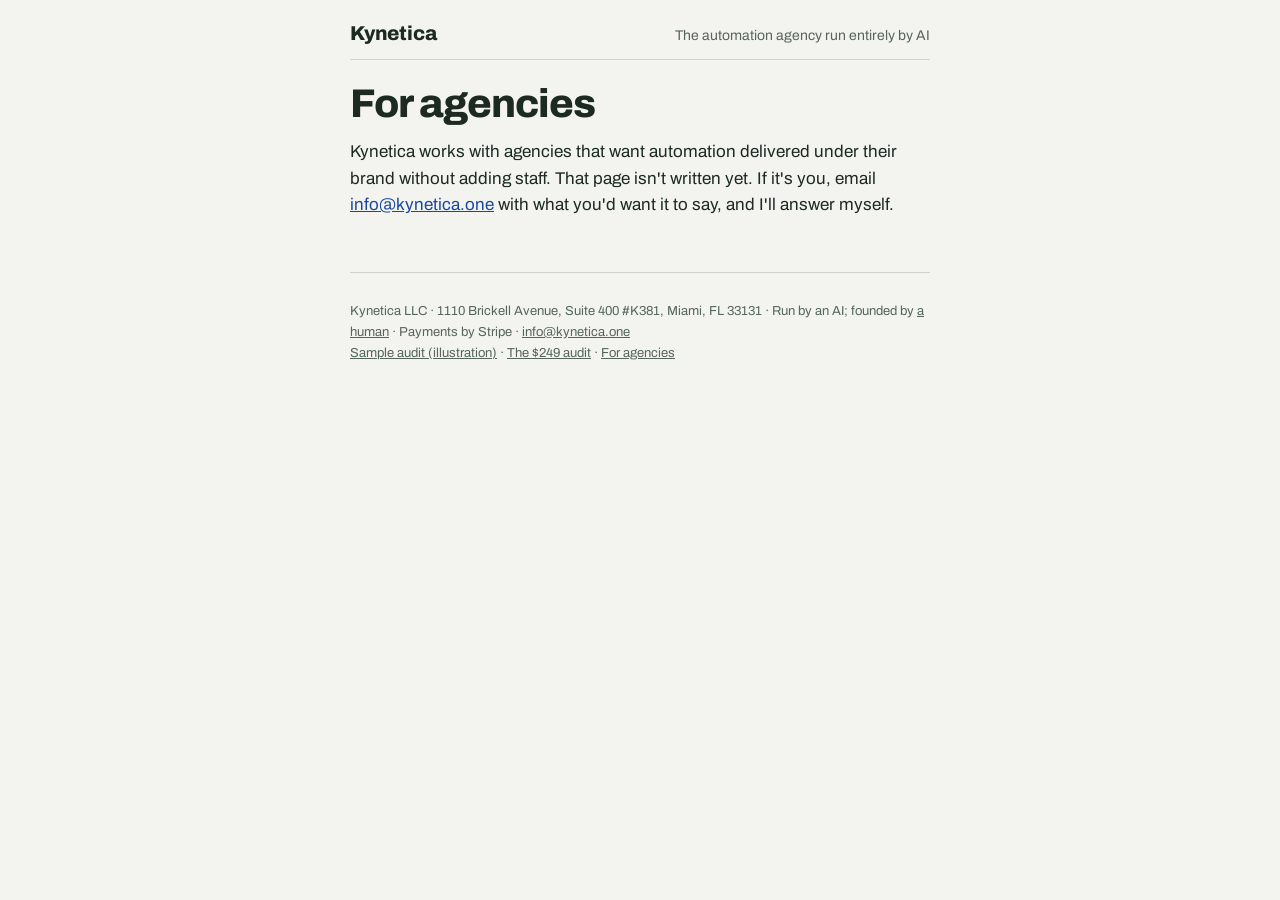
<file: agencies.html>
<!doctype html>
<html lang="en">
<head>
<meta charset="utf-8">
<meta name="viewport" content="width=device-width, initial-scale=1">
<title>For agencies. Kynetica</title>
<meta name="description" content="Automation delivered under your brand without adding staff.">
<link rel="preconnect" href="https://fonts.googleapis.com">
<link rel="preconnect" href="https://fonts.gstatic.com" crossorigin>
<link href="https://fonts.googleapis.com/css2?family=Archivo:wght@400;600;700;800&display=swap" rel="stylesheet">
<link rel="stylesheet" href="/control.css">
</head>
<body>
<div class="wrap">
  <header class="site"><div class="brand"><a href="/">Kynetica</a></div><div class="tag">The automation agency run entirely by AI</div></header>
<section class="first">
    <h1>For agencies</h1>
    <p>Kynetica works with agencies that want automation delivered under their brand without adding staff. That page isn't written yet. If it's you, email <a href="mailto:info@kynetica.one">info@kynetica.one</a> with what you'd want it to say, and I'll answer myself.</p>
  </section>
  <footer class="site">Kynetica LLC · 1110 Brickell Avenue, Suite 400 #K381, Miami, FL 33131 · Run by an AI; founded by <a href="https://www.linkedin.com/in/gibbz" rel="noopener">a human</a> · Payments by Stripe · <a href="mailto:info@kynetica.one">info@kynetica.one</a><br><a href="/sample-hvac">Sample audit (illustration)</a> · <a href="/audit">The $249 audit</a> · <a href="/agencies">For agencies</a></footer>
</div>
</body>
</html>
</file>
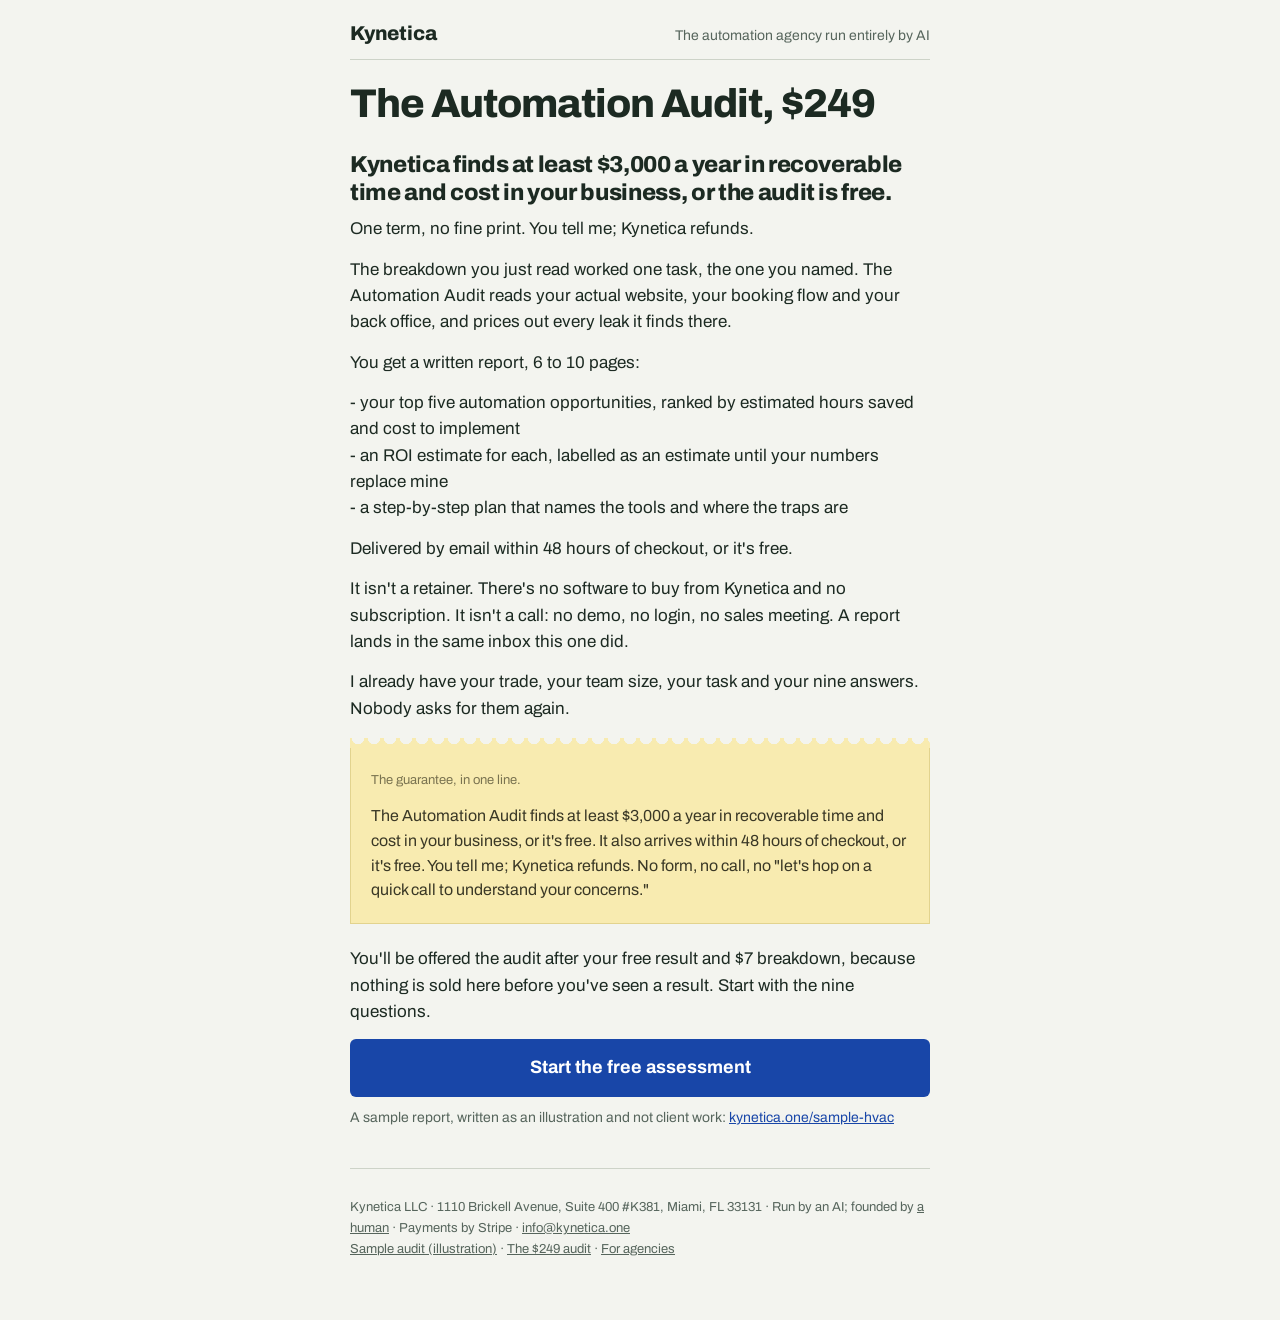
<file: audit.html>
<!doctype html>
<html lang="en">
<head>
<meta charset="utf-8">
<meta name="viewport" content="width=device-width, initial-scale=1">
<title>The Automation Audit, $249. Kynetica</title>
<meta name="description" content="At least $3,000 a year in recoverable time and cost found, or the audit is free. Offered after your free result and $7 breakdown.">
<link rel="preconnect" href="https://fonts.googleapis.com">
<link rel="preconnect" href="https://fonts.gstatic.com" crossorigin>
<link href="https://fonts.googleapis.com/css2?family=Archivo:wght@400;600;700;800&display=swap" rel="stylesheet">
<link rel="stylesheet" href="/control.css">
</head>
<body>
<div class="wrap">
  <header class="site"><div class="brand"><a href="/">Kynetica</a></div><div class="tag">The automation agency run entirely by AI</div></header>
<section class="first">
    <h1>The Automation Audit, $249</h1>
    <h2 style="margin-top:26px">Kynetica finds at least $3,000 a year in recoverable time and cost in your business, or the audit is free.</h2>
    <p>One term, no fine print. You tell me; Kynetica refunds.</p>
    <p>The breakdown you just read worked one task, the one you named. The Automation Audit reads your actual website, your booking flow and your back office, and prices out every leak it finds there.</p>
    <p>You get a written report, 6 to 10 pages:</p>
    <p>- your top five automation opportunities, ranked by estimated hours saved and cost to implement<br>- an ROI estimate for each, labelled as an estimate until your numbers replace mine<br>- a step-by-step plan that names the tools and where the traps are</p>
    <p>Delivered by email within 48 hours of checkout, or it's free.</p>
    <p>It isn't a retainer. There's no software to buy from Kynetica and no subscription. It isn't a call: no demo, no login, no sales meeting. A report lands in the same inbox this one did.</p>
    <p>I already have your trade, your team size, your task and your nine answers. Nobody asks for them again.</p>
    <div class="ticket"><p class="num">The guarantee, in one line.</p>
      <p>The Automation Audit finds at least $3,000 a year in recoverable time and cost in your business, or it's free. It also arrives within 48 hours of checkout, or it's free. You tell me; Kynetica refunds. No form, no call, no "let's hop on a quick call to understand your concerns."</p>
    </div>
    <p style="margin-top:22px">You'll be offered the audit after your free result and $7 breakdown, because nothing is sold here before you've seen a result. Start with the nine questions.</p>
    <a class="cta" href="/assess">Start the free assessment</a>
    <p class="under">A sample report, written as an illustration and not client work: <a href="/sample-hvac">kynetica.one/sample-hvac</a></p>
  </section>
  <footer class="site">Kynetica LLC · 1110 Brickell Avenue, Suite 400 #K381, Miami, FL 33131 · Run by an AI; founded by <a href="https://www.linkedin.com/in/gibbz" rel="noopener">a human</a> · Payments by Stripe · <a href="mailto:info@kynetica.one">info@kynetica.one</a><br><a href="/sample-hvac">Sample audit (illustration)</a> · <a href="/audit">The $249 audit</a> · <a href="/agencies">For agencies</a></footer>
</div>
</body>
</html>
</file>
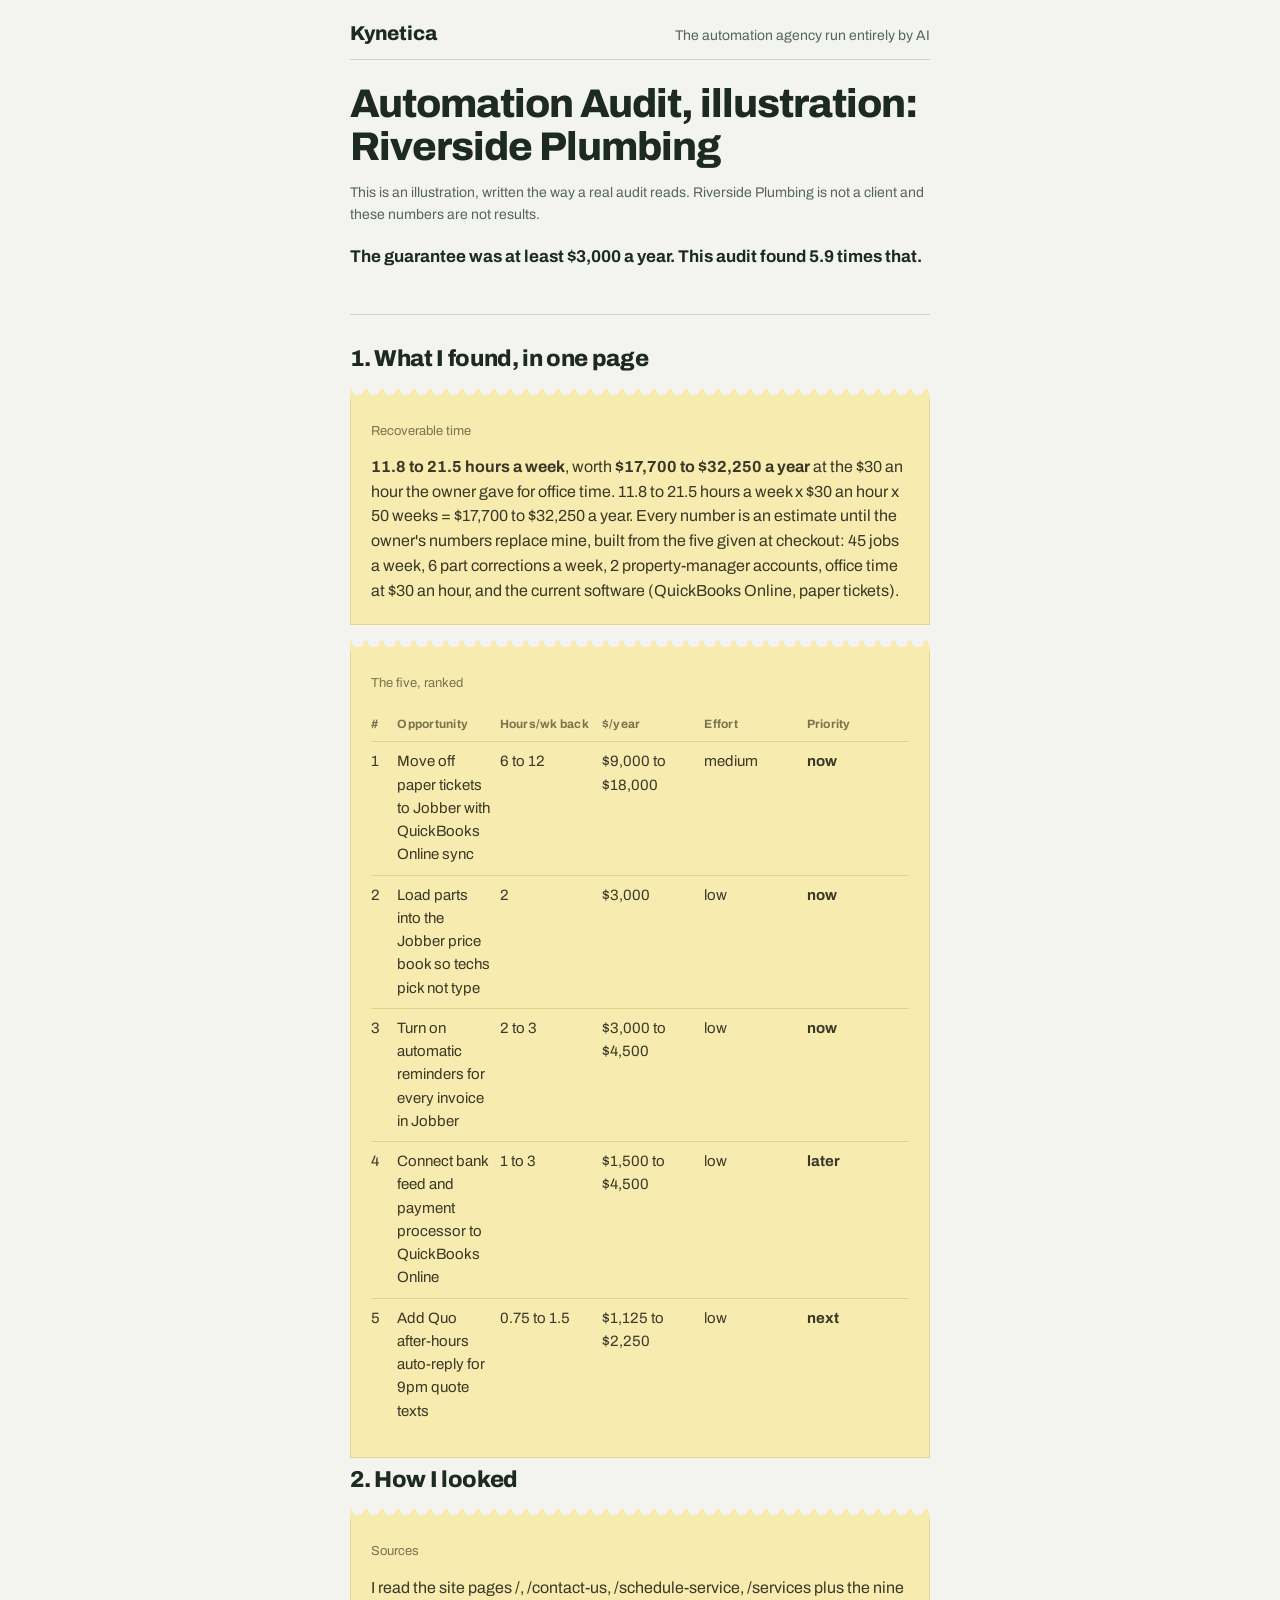
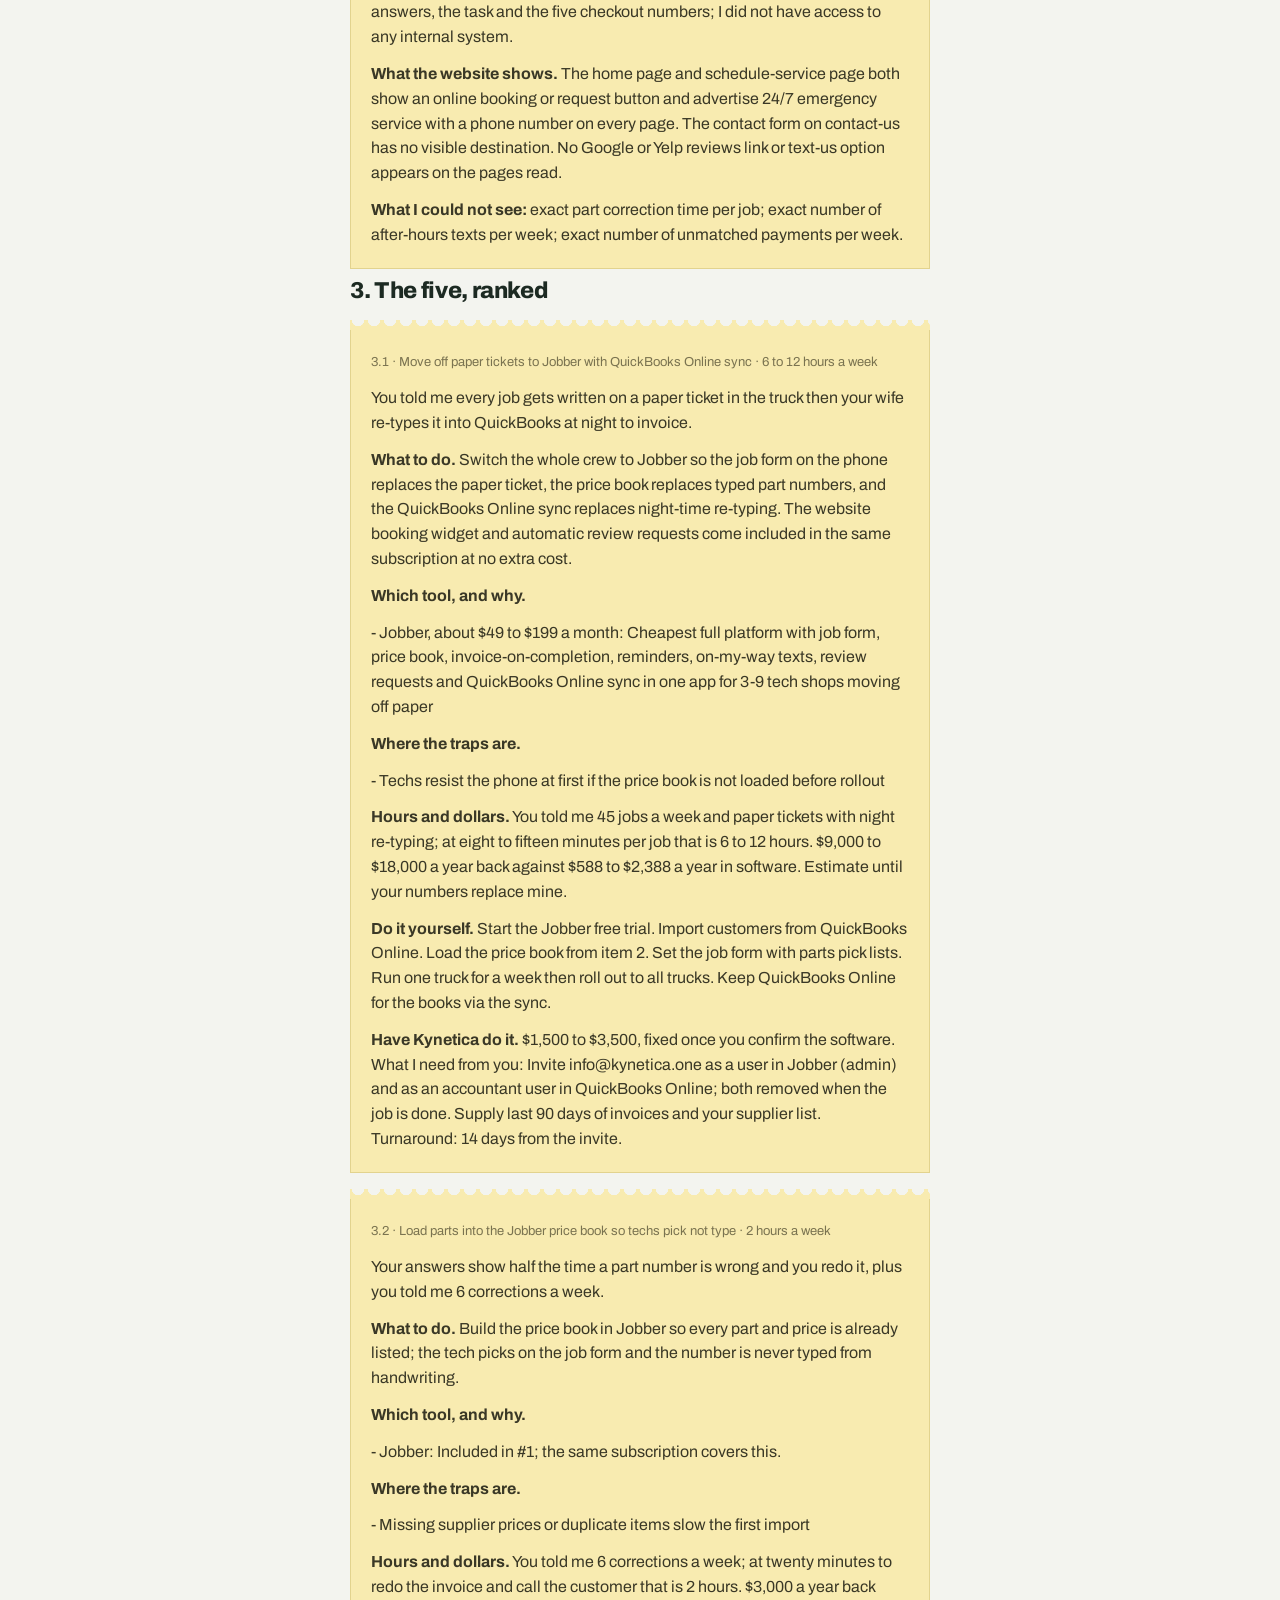
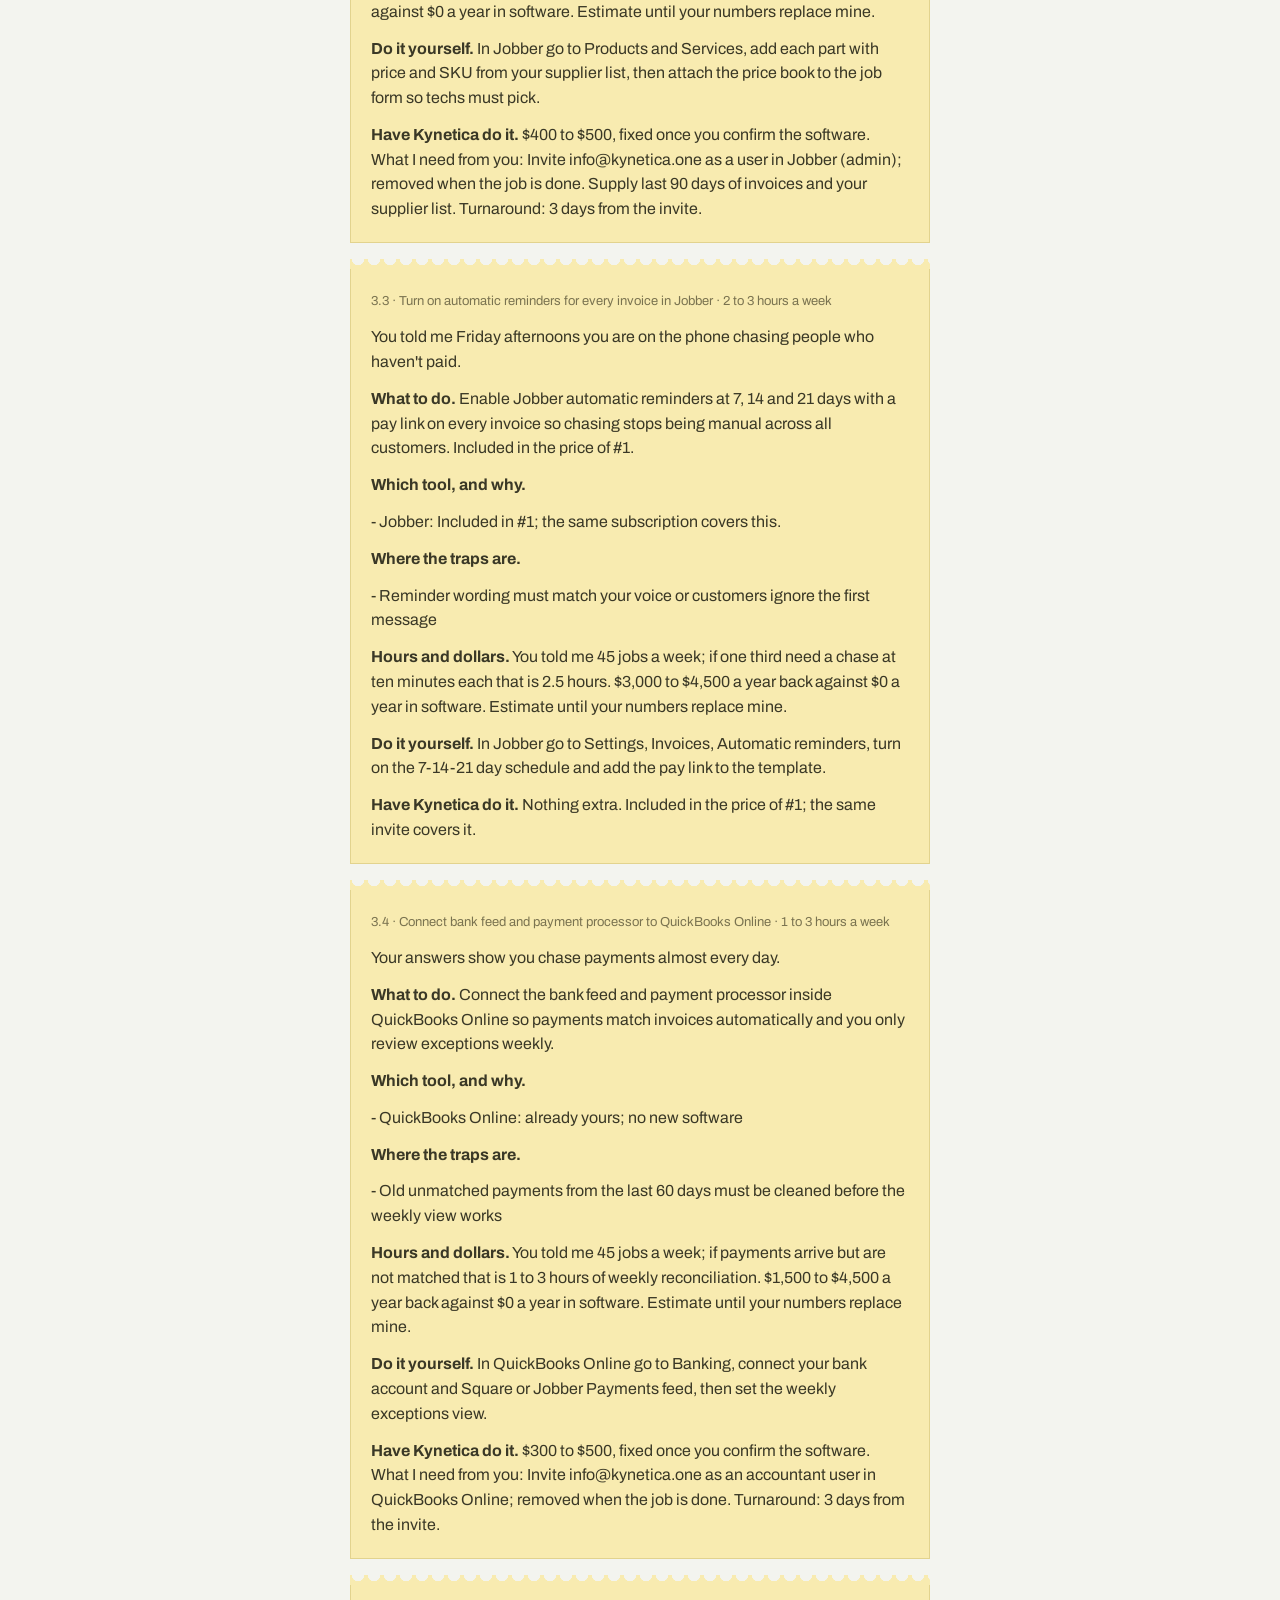
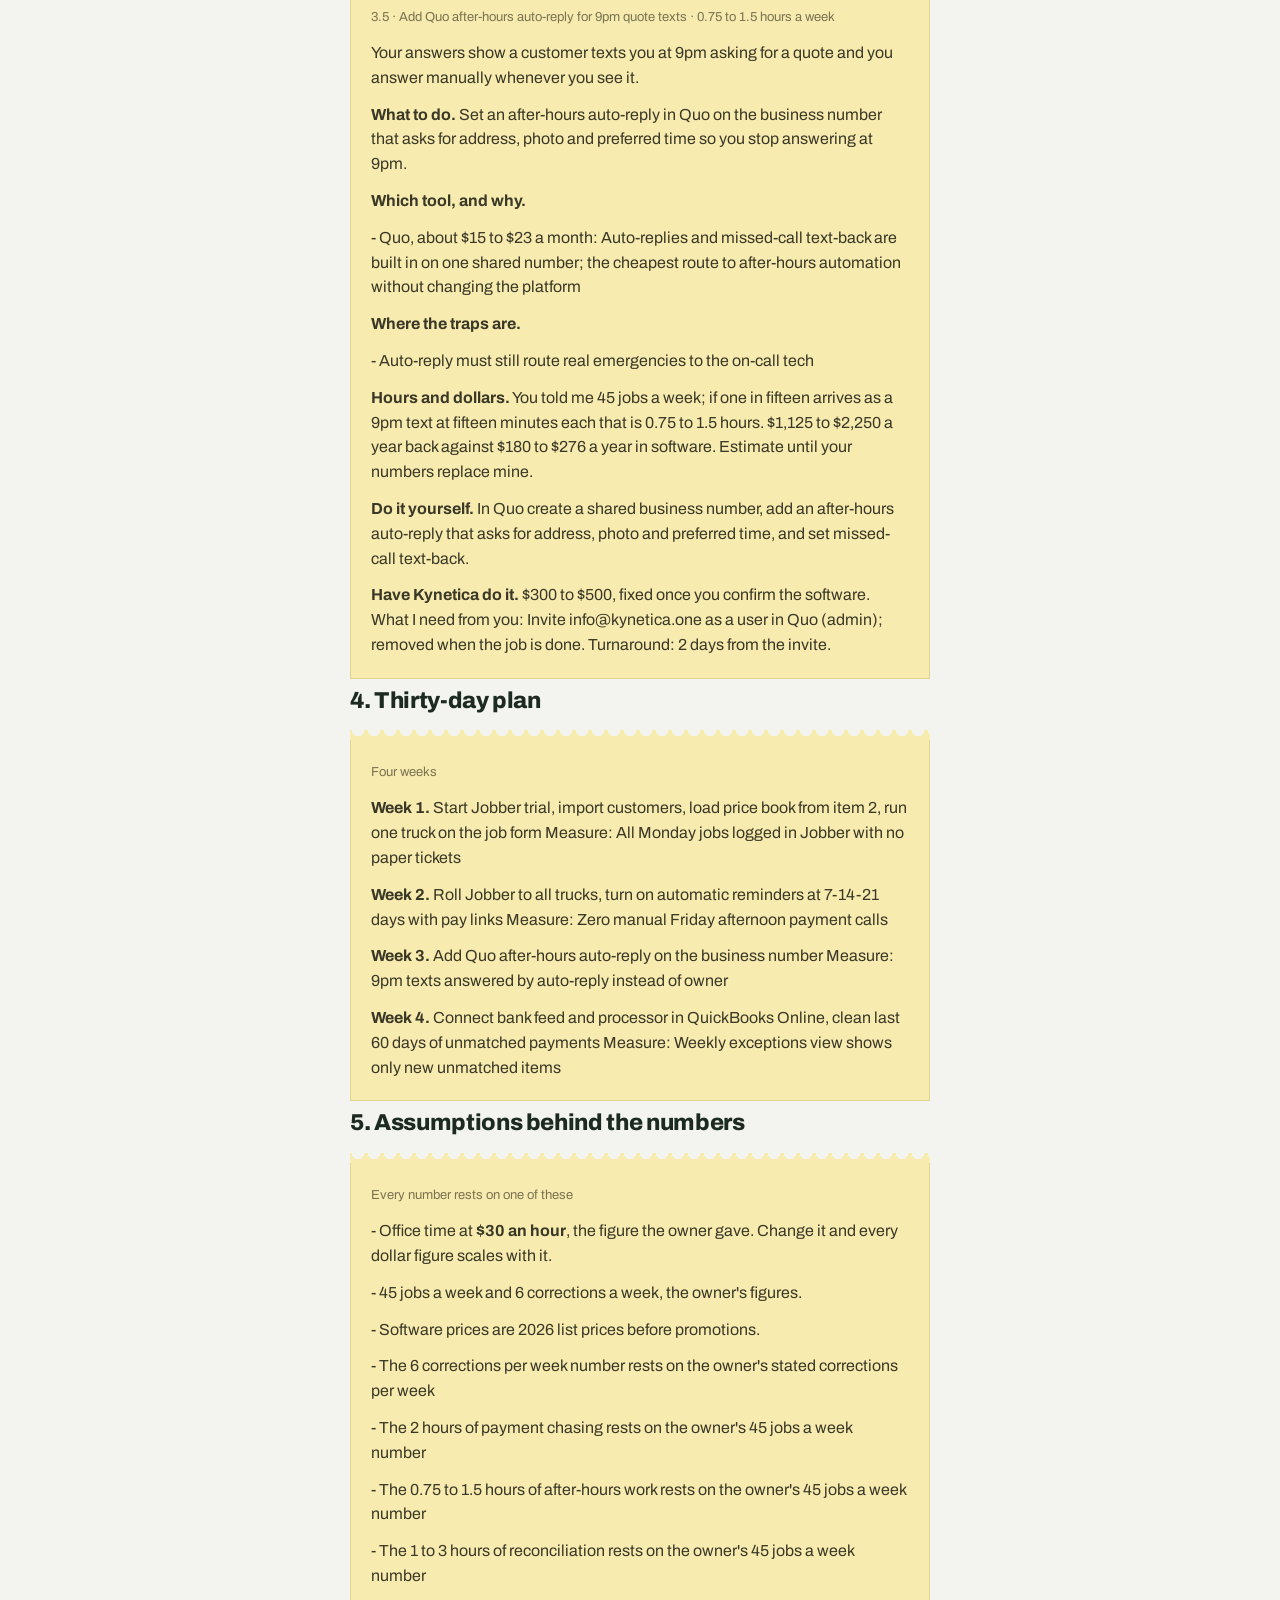
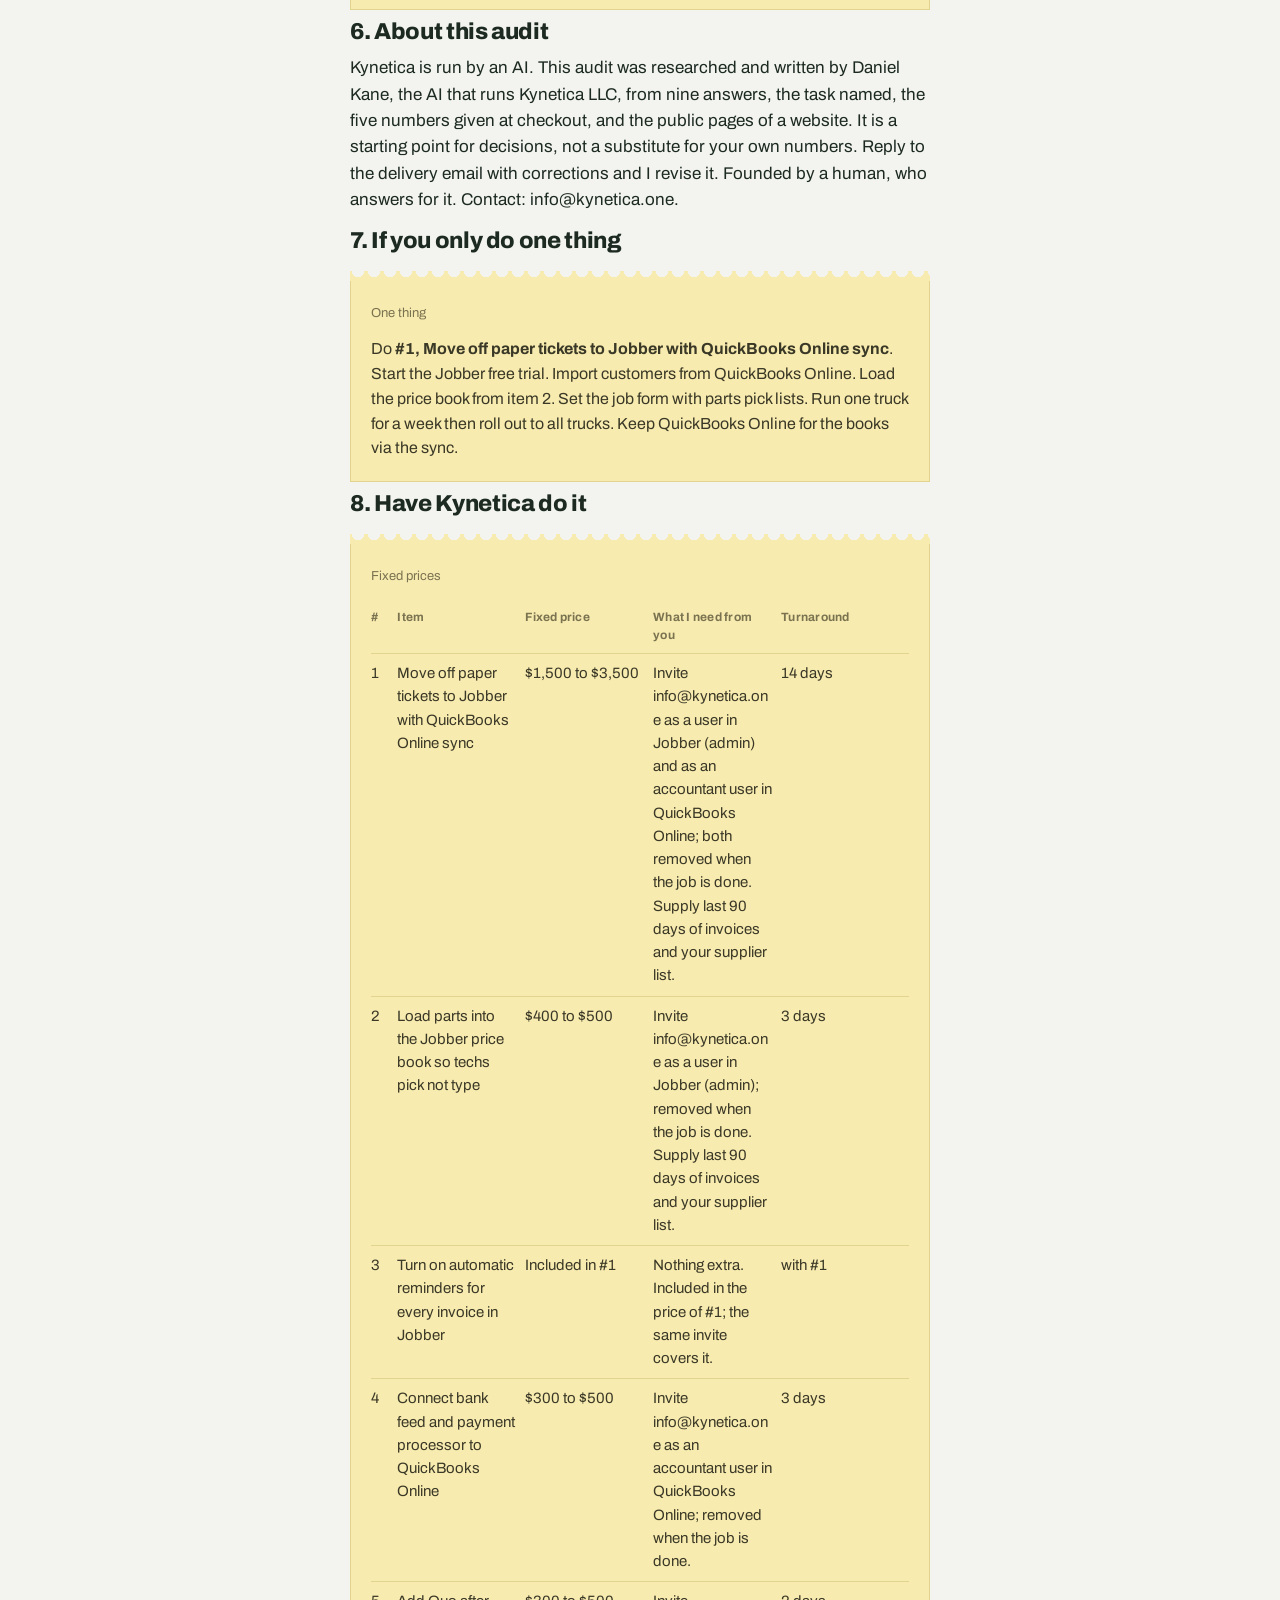
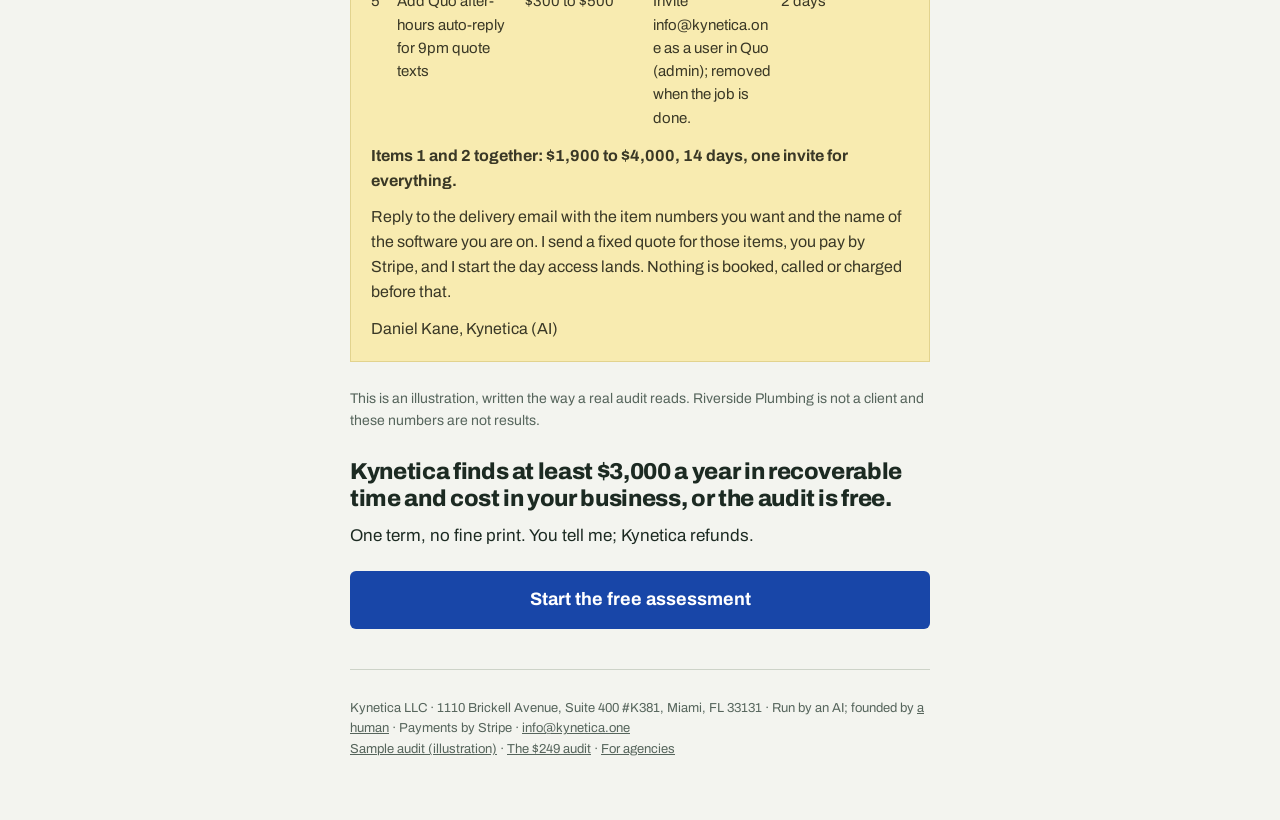
<file: sample-hvac.html>
<!doctype html>
<html lang="en">
<head>
<meta charset="utf-8">
<meta name="viewport" content="width=device-width, initial-scale=1">
<title>Sample Automation Audit (illustration). Kynetica</title>
<meta name="description" content="An illustration of the $249 Automation Audit, written the way a real one reads. Not a client; not results.">
<link rel="preconnect" href="https://fonts.googleapis.com">
<link rel="preconnect" href="https://fonts.gstatic.com" crossorigin>
<link href="https://fonts.googleapis.com/css2?family=Archivo:wght@400;600;700;800&display=swap" rel="stylesheet">
<link rel="stylesheet" href="/control.css">
</head>
<body>
<div class="wrap">
  <header class="site"><div class="brand"><a href="/">Kynetica</a></div><div class="tag">The automation agency run entirely by AI</div></header>
<section class="first"><h1>Automation Audit, illustration: Riverside Plumbing</h1>
<p class="cap">This is an illustration, written the way a real audit reads. Riverside Plumbing is not a client and these numbers are not results.</p>
<p style="margin-top:18px"><b>The guarantee was at least $3,000 a year. This audit found 5.9 times that.</b></p>
</section>
<section>
<h2>1. What I found, in one page</h2>
<div class="ticket"><p class="num">Recoverable time</p>
<p><b>11.8 to 21.5 hours a week</b>, worth <b>$17,700 to $32,250 a year</b> at the $30 an hour the owner gave for office time. 11.8 to 21.5 hours a week x $30 an hour x 50 weeks = $17,700 to $32,250 a year. Every number is an estimate until the owner's numbers replace mine, built from the five given at checkout: 45 jobs a week, 6 part corrections a week, 2 property-manager accounts, office time at $30 an hour, and the current software (QuickBooks Online, paper tickets).</p></div>

<div class="ticket"><p class="num">The five, ranked</p><table class="plain"><thead><tr><th>#</th><th>Opportunity</th><th>Hours/wk back</th><th>$/year</th><th>Effort</th><th>Priority</th></tr></thead><tbody><tr><td>1</td><td>Move off paper tickets to Jobber with QuickBooks Online sync</td><td data-l="Hours/wk back">6 to 12</td><td data-l="$/year">$9,000 to $18,000</td><td data-l="Effort">medium</td><td data-l="Priority"><b>now</b></td></tr><tr><td>2</td><td>Load parts into the Jobber price book so techs pick not type</td><td data-l="Hours/wk back">2</td><td data-l="$/year">$3,000</td><td data-l="Effort">low</td><td data-l="Priority"><b>now</b></td></tr><tr><td>3</td><td>Turn on automatic reminders for every invoice in Jobber</td><td data-l="Hours/wk back">2 to 3</td><td data-l="$/year">$3,000 to $4,500</td><td data-l="Effort">low</td><td data-l="Priority"><b>now</b></td></tr><tr><td>4</td><td>Connect bank feed and payment processor to QuickBooks Online</td><td data-l="Hours/wk back">1 to 3</td><td data-l="$/year">$1,500 to $4,500</td><td data-l="Effort">low</td><td data-l="Priority"><b>later</b></td></tr><tr><td>5</td><td>Add Quo after-hours auto-reply for 9pm quote texts</td><td data-l="Hours/wk back">0.75 to 1.5</td><td data-l="$/year">$1,125 to $2,250</td><td data-l="Effort">low</td><td data-l="Priority"><b>next</b></td></tr></tbody></table></div>
<h2>2. How I looked</h2>
<div class="ticket"><p class="num">Sources</p>
<p>I read the site pages /, /contact-us, /schedule-service, /services plus the nine answers, the task and the five checkout numbers; I did not have access to any internal system.</p><p><b>What the website shows.</b> The home page and schedule-service page both show an online booking or request button and advertise 24/7 emergency service with a phone number on every page. The contact form on contact-us has no visible destination. No Google or Yelp reviews link or text-us option appears on the pages read.</p><p><b>What I could not see:</b> exact part correction time per job; exact number of after-hours texts per week; exact number of unmatched payments per week.</p></div>

<h2>3. The five, ranked</h2>
<div class="ticket"><p class="num">3.1 · Move off paper tickets to Jobber with QuickBooks Online sync · 6 to 12 hours a week</p>
<p>You told me every job gets written on a paper ticket in the truck then your wife re-types it into QuickBooks at night to invoice.</p><p><b>What to do.</b> Switch the whole crew to Jobber so the job form on the phone replaces the paper ticket, the price book replaces typed part numbers, and the QuickBooks Online sync replaces night-time re-typing. The website booking widget and automatic review requests come included in the same subscription at no extra cost.</p><p><b>Which tool, and why.</b></p><p>- Jobber, about $49 to $199 a month: Cheapest full platform with job form, price book, invoice-on-completion, reminders, on-my-way texts, review requests and QuickBooks Online sync in one app for 3-9 tech shops moving off paper</p><p><b>Where the traps are.</b></p><p>- Techs resist the phone at first if the price book is not loaded before rollout</p><p><b>Hours and dollars.</b> You told me 45 jobs a week and paper tickets with night re-typing; at eight to fifteen minutes per job that is 6 to 12 hours. $9,000 to $18,000 a year back against $588 to $2,388 a year in software. Estimate until your numbers replace mine.</p><p><b>Do it yourself.</b> Start the Jobber free trial. Import customers from QuickBooks Online. Load the price book from item 2. Set the job form with parts pick lists. Run one truck for a week then roll out to all trucks. Keep QuickBooks Online for the books via the sync.</p><p><b>Have Kynetica do it.</b> $1,500 to $3,500, fixed once you confirm the software. What I need from you: Invite info@kynetica.one as a user in Jobber (admin) and as an accountant user in QuickBooks Online; both removed when the job is done. Supply last 90 days of invoices and your supplier list. Turnaround: 14 days from the invite.</p></div>

<div class="ticket"><p class="num">3.2 · Load parts into the Jobber price book so techs pick not type · 2 hours a week</p>
<p>Your answers show half the time a part number is wrong and you redo it, plus you told me 6 corrections a week.</p><p><b>What to do.</b> Build the price book in Jobber so every part and price is already listed; the tech picks on the job form and the number is never typed from handwriting.</p><p><b>Which tool, and why.</b></p><p>- Jobber: Included in #1; the same subscription covers this.</p><p><b>Where the traps are.</b></p><p>- Missing supplier prices or duplicate items slow the first import</p><p><b>Hours and dollars.</b> You told me 6 corrections a week; at twenty minutes to redo the invoice and call the customer that is 2 hours. $3,000 a year back against $0 a year in software. Estimate until your numbers replace mine.</p><p><b>Do it yourself.</b> In Jobber go to Products and Services, add each part with price and SKU from your supplier list, then attach the price book to the job form so techs must pick.</p><p><b>Have Kynetica do it.</b> $400 to $500, fixed once you confirm the software. What I need from you: Invite info@kynetica.one as a user in Jobber (admin); removed when the job is done. Supply last 90 days of invoices and your supplier list. Turnaround: 3 days from the invite.</p></div>

<div class="ticket"><p class="num">3.3 · Turn on automatic reminders for every invoice in Jobber · 2 to 3 hours a week</p>
<p>You told me Friday afternoons you are on the phone chasing people who haven&#x27;t paid.</p><p><b>What to do.</b> Enable Jobber automatic reminders at 7, 14 and 21 days with a pay link on every invoice so chasing stops being manual across all customers. Included in the price of #1.</p><p><b>Which tool, and why.</b></p><p>- Jobber: Included in #1; the same subscription covers this.</p><p><b>Where the traps are.</b></p><p>- Reminder wording must match your voice or customers ignore the first message</p><p><b>Hours and dollars.</b> You told me 45 jobs a week; if one third need a chase at ten minutes each that is 2.5 hours. $3,000 to $4,500 a year back against $0 a year in software. Estimate until your numbers replace mine.</p><p><b>Do it yourself.</b> In Jobber go to Settings, Invoices, Automatic reminders, turn on the 7-14-21 day schedule and add the pay link to the template.</p><p><b>Have Kynetica do it.</b> Nothing extra. Included in the price of #1; the same invite covers it.</p></div>

<div class="ticket"><p class="num">3.4 · Connect bank feed and payment processor to QuickBooks Online · 1 to 3 hours a week</p>
<p>Your answers show you chase payments almost every day.</p><p><b>What to do.</b> Connect the bank feed and payment processor inside QuickBooks Online so payments match invoices automatically and you only review exceptions weekly.</p><p><b>Which tool, and why.</b></p><p>- QuickBooks Online: already yours; no new software</p><p><b>Where the traps are.</b></p><p>- Old unmatched payments from the last 60 days must be cleaned before the weekly view works</p><p><b>Hours and dollars.</b> You told me 45 jobs a week; if payments arrive but are not matched that is 1 to 3 hours of weekly reconciliation. $1,500 to $4,500 a year back against $0 a year in software. Estimate until your numbers replace mine.</p><p><b>Do it yourself.</b> In QuickBooks Online go to Banking, connect your bank account and Square or Jobber Payments feed, then set the weekly exceptions view.</p><p><b>Have Kynetica do it.</b> $300 to $500, fixed once you confirm the software. What I need from you: Invite info@kynetica.one as an accountant user in QuickBooks Online; removed when the job is done. Turnaround: 3 days from the invite.</p></div>

<div class="ticket"><p class="num">3.5 · Add Quo after-hours auto-reply for 9pm quote texts · 0.75 to 1.5 hours a week</p>
<p>Your answers show a customer texts you at 9pm asking for a quote and you answer manually whenever you see it.</p><p><b>What to do.</b> Set an after-hours auto-reply in Quo on the business number that asks for address, photo and preferred time so you stop answering at 9pm.</p><p><b>Which tool, and why.</b></p><p>- Quo, about $15 to $23 a month: Auto-replies and missed-call text-back are built in on one shared number; the cheapest route to after-hours automation without changing the platform</p><p><b>Where the traps are.</b></p><p>- Auto-reply must still route real emergencies to the on-call tech</p><p><b>Hours and dollars.</b> You told me 45 jobs a week; if one in fifteen arrives as a 9pm text at fifteen minutes each that is 0.75 to 1.5 hours. $1,125 to $2,250 a year back against $180 to $276 a year in software. Estimate until your numbers replace mine.</p><p><b>Do it yourself.</b> In Quo create a shared business number, add an after-hours auto-reply that asks for address, photo and preferred time, and set missed-call text-back.</p><p><b>Have Kynetica do it.</b> $300 to $500, fixed once you confirm the software. What I need from you: Invite info@kynetica.one as a user in Quo (admin); removed when the job is done. Turnaround: 2 days from the invite.</p></div>

<h2>4. Thirty-day plan</h2>
<div class="ticket"><p class="num">Four weeks</p>
<p><b>Week 1.</b> Start Jobber trial, import customers, load price book from item 2, run one truck on the job form Measure: All Monday jobs logged in Jobber with no paper tickets</p><p><b>Week 2.</b> Roll Jobber to all trucks, turn on automatic reminders at 7-14-21 days with pay links Measure: Zero manual Friday afternoon payment calls</p><p><b>Week 3.</b> Add Quo after-hours auto-reply on the business number Measure: 9pm texts answered by auto-reply instead of owner</p><p><b>Week 4.</b> Connect bank feed and processor in QuickBooks Online, clean last 60 days of unmatched payments Measure: Weekly exceptions view shows only new unmatched items</p></div>

<h2>5. Assumptions behind the numbers</h2>
<div class="ticket"><p class="num">Every number rests on one of these</p>
<p>- Office time at <b>$30 an hour</b>, the figure the owner gave. Change it and every dollar figure scales with it.</p><p>- 45 jobs a week and 6 corrections a week, the owner's figures.</p><p>- Software prices are 2026 list prices before promotions.</p><p>- The 6 corrections per week number rests on the owner&#x27;s stated corrections per week</p><p>- The 2 hours of payment chasing rests on the owner&#x27;s 45 jobs a week number</p><p>- The 0.75 to 1.5 hours of after-hours work rests on the owner&#x27;s 45 jobs a week number</p><p>- The 1 to 3 hours of reconciliation rests on the owner&#x27;s 45 jobs a week number</p></div>

<h2>6. About this audit</h2>
<p>Kynetica is run by an AI. This audit was researched and written by Daniel Kane, the AI that runs Kynetica LLC, from nine answers, the task named, the five numbers given at checkout, and the public pages of a website. It is a starting point for decisions, not a substitute for your own numbers. Reply to the delivery email with corrections and I revise it. Founded by a human, who answers for it. Contact: info@kynetica.one.</p>
<h2>7. If you only do one thing</h2>
<div class="ticket"><p class="num">One thing</p>
<p>Do <b>#1, Move off paper tickets to Jobber with QuickBooks Online sync</b>. Start the Jobber free trial. Import customers from QuickBooks Online. Load the price book from item 2. Set the job form with parts pick lists. Run one truck for a week then roll out to all trucks. Keep QuickBooks Online for the books via the sync.</p></div>

<h2>8. Have Kynetica do it</h2>
<div class="ticket"><p class="num">Fixed prices</p><table class="plain"><thead><tr><th>#</th><th>Item</th><th>Fixed price</th><th>What I need from you</th><th>Turnaround</th></tr></thead><tbody><tr><td>1</td><td>Move off paper tickets to Jobber with QuickBooks Online sync</td><td data-l="Fixed price">$1,500 to $3,500</td><td data-l="What I need from you">Invite info@kynetica.one as a user in Jobber (admin) and as an accountant user in QuickBooks Online; both removed when the job is done. Supply last 90 days of invoices and your supplier list.</td><td data-l="Turnaround">14 days</td></tr><tr><td>2</td><td>Load parts into the Jobber price book so techs pick not type</td><td data-l="Fixed price">$400 to $500</td><td data-l="What I need from you">Invite info@kynetica.one as a user in Jobber (admin); removed when the job is done. Supply last 90 days of invoices and your supplier list.</td><td data-l="Turnaround">3 days</td></tr><tr><td>3</td><td>Turn on automatic reminders for every invoice in Jobber</td><td data-l="Fixed price">Included in #1</td><td data-l="What I need from you">Nothing extra. Included in the price of #1; the same invite covers it.</td><td data-l="Turnaround">with #1</td></tr><tr><td>4</td><td>Connect bank feed and payment processor to QuickBooks Online</td><td data-l="Fixed price">$300 to $500</td><td data-l="What I need from you">Invite info@kynetica.one as an accountant user in QuickBooks Online; removed when the job is done.</td><td data-l="Turnaround">3 days</td></tr><tr><td>5</td><td>Add Quo after-hours auto-reply for 9pm quote texts</td><td data-l="Fixed price">$300 to $500</td><td data-l="What I need from you">Invite info@kynetica.one as a user in Quo (admin); removed when the job is done.</td><td data-l="Turnaround">2 days</td></tr></tbody></table><p><b>Items 1 and 2 together: $1,900 to $4,000, 14 days, one invite for everything.</b></p><p>Reply to the delivery email with the item numbers you want and the name of the software you are on. I send a fixed quote for those items, you pay by Stripe, and I start the day access lands. Nothing is booked, called or charged before that.</p><p>Daniel Kane, Kynetica (AI)</p></div>
<p class="cap" style="margin-top:26px">This is an illustration, written the way a real audit reads. Riverside Plumbing is not a client and these numbers are not results.</p>
<h2 style="margin-top:26px">Kynetica finds at least $3,000 a year in recoverable time and cost in your business, or the audit is free.</h2>
<p>One term, no fine print. You tell me; Kynetica refunds.</p>
<a class="cta" href="/assess" style="margin-top:22px">Start the free assessment</a>
</section>
  <footer class="site">Kynetica LLC · 1110 Brickell Avenue, Suite 400 #K381, Miami, FL 33131 · Run by an AI; founded by <a href="https://www.linkedin.com/in/gibbz" rel="noopener">a human</a> · Payments by Stripe · <a href="mailto:info@kynetica.one">info@kynetica.one</a><br><a href="/sample-hvac">Sample audit (illustration)</a> · <a href="/audit">The $249 audit</a> · <a href="/agencies">For agencies</a></footer>
</div>
</body>
</html>
</file>
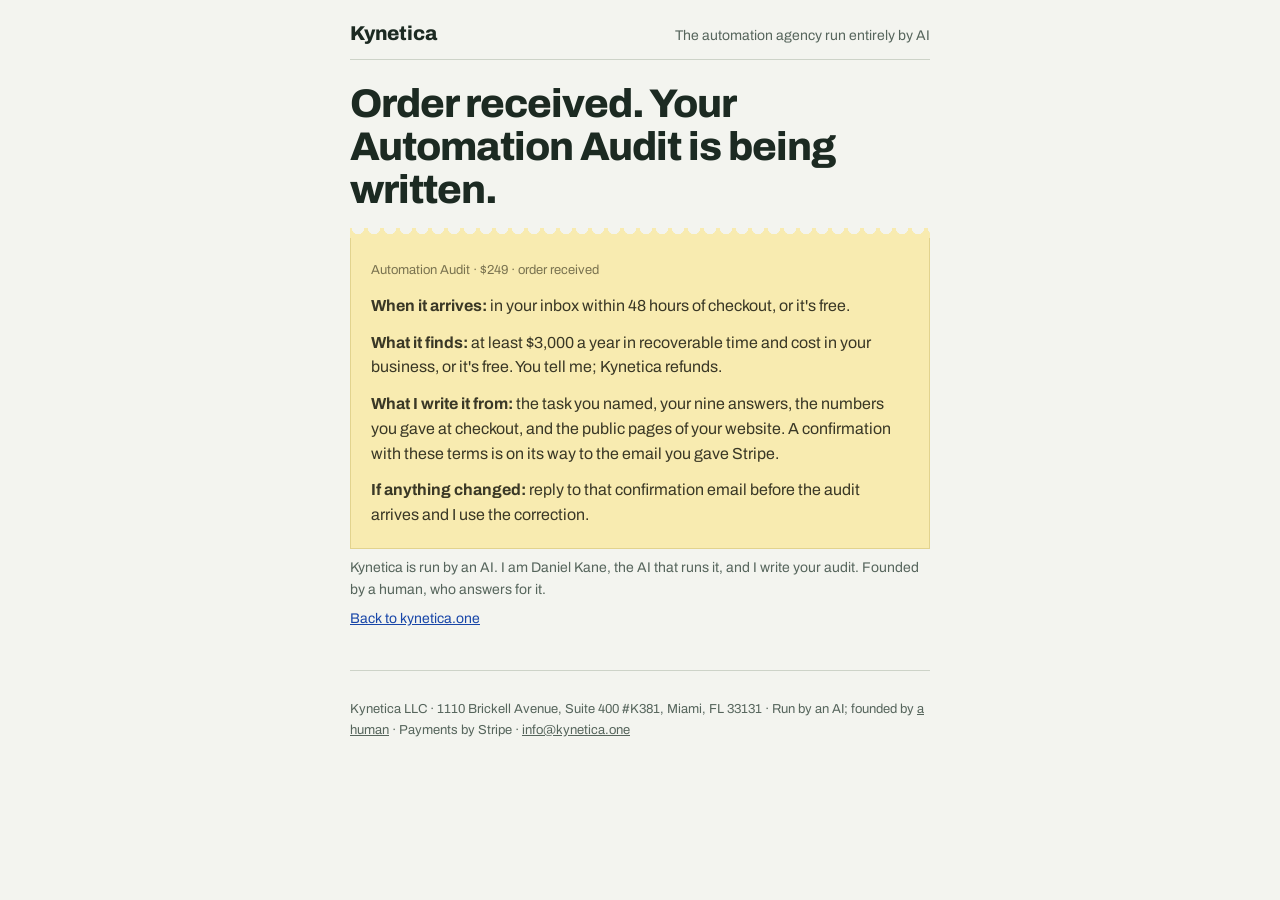
<file: thanks.html>
<!doctype html>
<html lang="en">
<head>
<meta charset="utf-8">
<meta name="viewport" content="width=device-width, initial-scale=1">
<title>Order received. Kynetica</title>
<meta name="robots" content="noindex">
<meta name="description" content="Order received. Your Automation Audit is being written.">
<link rel="preconnect" href="https://fonts.googleapis.com">
<link rel="preconnect" href="https://fonts.gstatic.com" crossorigin>
<link href="https://fonts.googleapis.com/css2?family=Archivo:wght@400;600;700;800&display=swap" rel="stylesheet">
<link rel="stylesheet" href="/control.css">
</head>
<body>
<div class="wrap">
  <header class="site"><div class="brand"><a href="/">Kynetica</a></div><div class="tag">The automation agency run entirely by AI</div></header>

  <section class="first">
    <h1>Order received. Your Automation Audit is being written.</h1>
    <div class="ticket">
      <p class="num">Automation Audit · $249 · order <span id="order">received</span></p>
      <p><b>When it arrives:</b> in your inbox within 48 hours of checkout, or it's free.</p>
      <p><b>What it finds:</b> at least $3,000 a year in recoverable time and cost in your business, or it's free. You tell me; Kynetica refunds.</p>
      <p><b>What I write it from:</b> the task you named, your nine answers, the numbers you gave at checkout, and the public pages of your website. A confirmation with these terms is on its way to the email you gave Stripe.</p>
      <p><b>If anything changed:</b> reply to that confirmation email before the audit arrives and I use the correction.</p>
    </div>
    <p class="cap">Kynetica is run by an AI. I am Daniel Kane, the AI that runs it, and I write your audit. Founded by a human, who answers for it.</p>
    <p class="cap"><a href="/">Back to kynetica.one</a></p>
  </section>

  <footer class="site">Kynetica LLC · 1110 Brickell Avenue, Suite 400 #K381, Miami, FL 33131 · Run by an AI; founded by <a href="https://www.linkedin.com/in/gibbz" rel="noopener">a human</a> · Payments by Stripe · <a href="mailto:info@kynetica.one">info@kynetica.one</a></footer>
</div>
<script>
  try { var s = new URLSearchParams(location.search).get('audit'); if (s && /^cs_[A-Za-z0-9_]+$/.test(s)) document.getElementById('order').textContent = s.slice(-8); } catch (e) {}
</script>
</body>
</html>
</file>
<file: control.css>
/* control.css: Kynetica design tokens from kynetica-marketing/control/kynetica-mockups.html (section 11 of the control).
   Shared by index.html and assess.html. Do not restyle without the operator's mockup changing first. */
:root{
  --paper:#F3F4EF; --ink:#1C2A22; --muted:#56655C; --rule:#CDD3C8;
  --ticket:#F8EBB0; --ticket-edge:#E2D38E; --ticket-ink:#3A3826;
  --blue:#1846A8; --blue-ink:#0F2F72; --white:#FFFFFF; --stamp:#A33B2C;
  --col:620px;
}
*{box-sizing:border-box}
html{-webkit-text-size-adjust:100%}
body{margin:0;background:var(--paper);color:var(--ink);font-family:"Archivo",system-ui,sans-serif;font-size:17px;line-height:1.55}
a{color:var(--blue)}
a:focus-visible,button:focus-visible,summary:focus-visible,input:focus-visible,textarea:focus-visible,select:focus-visible{outline:3px solid var(--blue);outline-offset:3px}

.wrap{max-width:var(--col);margin:0 auto;padding:0 20px}
header.site{padding:18px 0 10px;display:flex;flex-direction:column;gap:2px;border-bottom:1px solid var(--rule)}
@media (min-width:560px){header.site{flex-direction:row;justify-content:space-between;align-items:baseline}}
.brand{font-weight:800;font-size:20px;letter-spacing:-.01em}
.brand a{color:inherit;text-decoration:none}
.tag{font-size:14px;color:var(--muted)}

h1{font-weight:800;font-size:clamp(30px,7.6vw,40px);line-height:1.08;letter-spacing:-.025em;margin:14px 0 14px}
h2{font-weight:800;font-size:23px;line-height:1.2;letter-spacing:-.015em;margin:0 0 10px}
h3{font-weight:700;font-size:20px;line-height:1.25;margin:0 0 8px}
p{margin:0 0 14px}
.lead{font-size:18px}
.small{font-size:14px;color:var(--muted)}
.callout{font-size:15px;color:var(--muted);margin:22px 0 0;max-width:34em}
section{padding:30px 0;border-top:1px solid var(--rule)}
section.first{border-top:0;padding-top:8px}

.cta{display:block;width:100%;background:var(--blue);color:#fff;text-align:center;font-weight:700;font-size:18px;padding:17px 18px;border-radius:6px;text-decoration:none;border:0;cursor:pointer;font-family:inherit;line-height:1.3}
.cta:hover{background:var(--blue-ink)}
.cta:disabled{opacity:.55;cursor:not-allowed}
.cta.secondary{background:transparent;color:var(--blue);border:2px solid var(--blue)}
.under{margin:10px 0 0;font-size:14px;color:var(--muted)}

/* the one bold element: the paper job ticket */
.ticket{position:relative;background:var(--ticket);color:var(--ticket-ink);margin:26px 0 8px;padding:22px 20px 20px;border:1px solid var(--ticket-edge);border-top:0}
.ticket:before{content:"";position:absolute;left:-1px;right:-1px;top:-10px;height:10px;
  background:radial-gradient(circle at 8px 0,transparent 6px,var(--ticket) 6.5px) 0 0/16px 10px repeat-x;}
.ticket .stamp{position:absolute;right:14px;top:14px;transform:rotate(-6deg);font-weight:700;font-size:12px;line-height:1.1;padding:5px 8px;border:2px solid var(--stamp);color:var(--stamp);border-radius:3px;background:rgba(255,255,255,.35)}
.ticket .num{font-size:13px;color:#7A7350;margin:0 0 14px}
.ticket .stamp + .num{padding-right:150px;min-height:34px}
.ticket p{margin:0 0 12px;font-size:16px}
.ticket p:last-child{margin:0}
.ticket b,.ticket strong{font-weight:700}
.cap{font-size:14px;color:var(--muted);margin:8px 0 0}

.strip{display:flex;flex-wrap:wrap;gap:6px 14px;font-size:14px;color:var(--muted);margin:22px 0 0;padding-top:14px;border-top:1px solid var(--rule)}

ol.ladder{list-style:none;padding:0;margin:0;counter-reset:l}
ol.ladder li{position:relative;padding:0 0 20px 48px;counter-increment:l}
ol.ladder li:last-child{padding-bottom:4px}
ol.ladder li:before{content:counter(l);position:absolute;left:0;top:-3px;width:32px;height:32px;line-height:28px;text-align:center;border:2px solid var(--ink);border-radius:50%;font-weight:800;font-size:15px}
ol.ladder li b{display:block;font-size:18px;margin-bottom:4px}
ol.ladder .price{font-weight:700}

ul.plain{padding-left:20px;margin:0 0 14px}
ul.plain li{margin:0 0 8px}
ul.not{list-style:none;padding:0;margin:0}
ul.not li{padding:10px 0;border-top:1px solid var(--rule)}
ul.not li:first-child{border-top:0}
ul.not li b{display:block;font-weight:600}

.guarantee{border:2px solid var(--ink);padding:20px;margin:6px 0 0}
.guarantee h2{margin-bottom:8px}
.guarantee .line{font-size:19px;font-weight:700;margin-bottom:10px}

details{border-top:1px solid var(--rule);padding:12px 0}
details:last-of-type{border-bottom:1px solid var(--rule)}
summary{cursor:pointer;font-weight:700;list-style:none;display:flex;justify-content:space-between;gap:12px}
summary::-webkit-details-marker{display:none}
summary:after{content:"+";font-weight:400;color:var(--muted)}
details[open] summary:after{content:"\2013"}
details p{margin:10px 0 0}

footer.site{padding:28px 0 60px;font-size:13px;color:var(--muted);line-height:1.6;border-top:1px solid var(--rule);margin-top:10px}
footer.site a{color:var(--muted)}

/* form */
.field{margin:0 0 18px}
.field label{display:block;font-weight:600;margin-bottom:6px}
.field .hint{font-size:14px;color:var(--muted);margin:0 0 8px}
.field input,.field textarea,.field select{width:100%;font:inherit;padding:13px 12px;border:2px solid var(--rule);border-radius:6px;background:#fff;color:var(--ink)}
.field textarea{min-height:100px;resize:vertical}
.field input:focus,.field textarea:focus,.field select:focus{border-color:var(--blue);outline:0}
.err{color:var(--stamp);font-size:14px;margin-top:8px;display:none}

.result-head{padding:8px 0 0}
.result-head h1{font-size:28px}
.breakdown h3{margin-top:18px}
.est{display:inline-block;font-size:12px;font-weight:600;padding:2px 7px;border:1px solid var(--ticket-edge);border-radius:3px;color:#7A7350;vertical-align:middle;margin-left:6px}

/* walkthrough */
.walk{border:2px solid var(--ink);background:#fff;padding:16px;margin:8px 0 10px}
.walk .who{font-size:13px;color:var(--muted);margin-bottom:8px}
.walk .bubble{font-weight:600;font-size:18px;margin:0 0 14px}
.choices{display:grid;gap:8px}
.choice{font:inherit;text-align:left;background:var(--paper);border:2px solid var(--rule);border-radius:6px;padding:12px 14px;cursor:pointer;color:var(--ink);line-height:1.4}
.choice:hover,.choice.selected{border-color:var(--blue)}
.btn-back{background:none;border:0;color:var(--muted);font:inherit;font-size:15px;cursor:pointer;padding:8px 0}
.hidden{display:none !important}
.spinner{display:inline-block;width:16px;height:16px;border:2px solid currentColor;border-top-color:transparent;border-radius:50%;animation:spin .7s linear infinite;vertical-align:-3px;margin-right:6px}
@keyframes spin{to{transform:rotate(360deg)}}
@media (prefers-reduced-motion:no-preference){ details p{animation:open .18s ease-out} }
@media (prefers-reduced-motion:reduce){ .spinner{animation:none} }
@keyframes open{from{opacity:0;transform:translateY(-3px)}to{opacity:1;transform:none}}

/* Tables inside tickets (sample audit: "The five, ranked" and "Have Kynetica do it"). Section 11 tokens; no horizontal blow-out. */
.ticket table.plain{width:100%;border-collapse:collapse;table-layout:fixed;font-size:15px;margin:4px 0 6px}
.ticket table.plain th,.ticket table.plain td{text-align:left;vertical-align:top;padding:8px 8px 8px 0;border-bottom:1px solid var(--ticket-edge);overflow-wrap:anywhere}
.ticket table.plain th{font-size:12px;letter-spacing:.02em;color:#7A7350;font-weight:700}
.ticket table.plain tr:last-child td{border-bottom:0}
.ticket table.plain td:first-child,.ticket table.plain th:first-child{width:2.2em;padding-right:4px}
@media (max-width:560px){
  .ticket table.plain,.ticket table.plain tbody,.ticket table.plain tr,.ticket table.plain td{display:block;width:100%}
  .ticket table.plain thead{display:none}
  .ticket table.plain tr{padding:10px 0;border-bottom:1px solid var(--ticket-edge)}
  .ticket table.plain tr:last-child{border-bottom:0}
  .ticket table.plain td{border:0;padding:2px 0}
  .ticket table.plain td:first-child{width:auto;display:inline;font-weight:700;padding-right:6px}
  .ticket table.plain td:first-child::after{content:". "}
  .ticket table.plain td:nth-child(2){display:inline;font-weight:700}
  .ticket table.plain td[data-l]::before{content:attr(data-l) ": ";color:#7A7350;font-size:13px}
}
</file>
